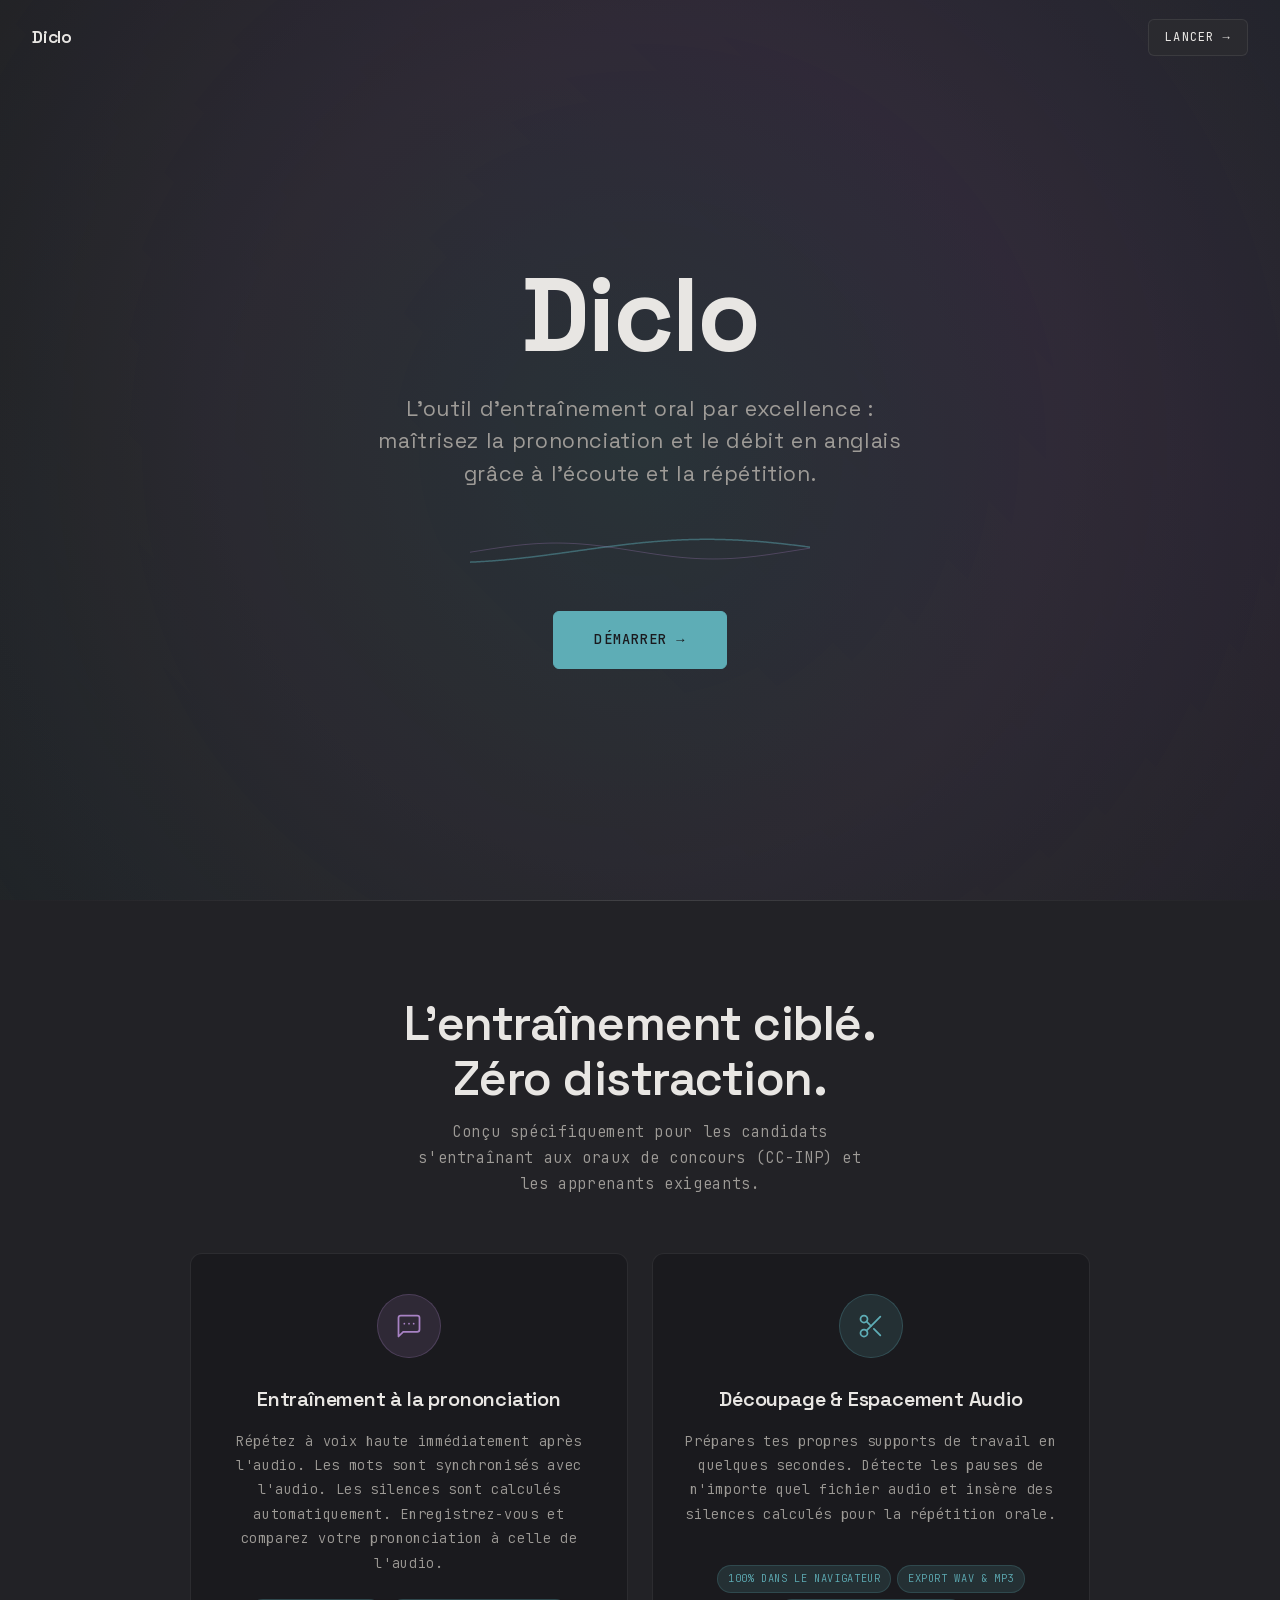
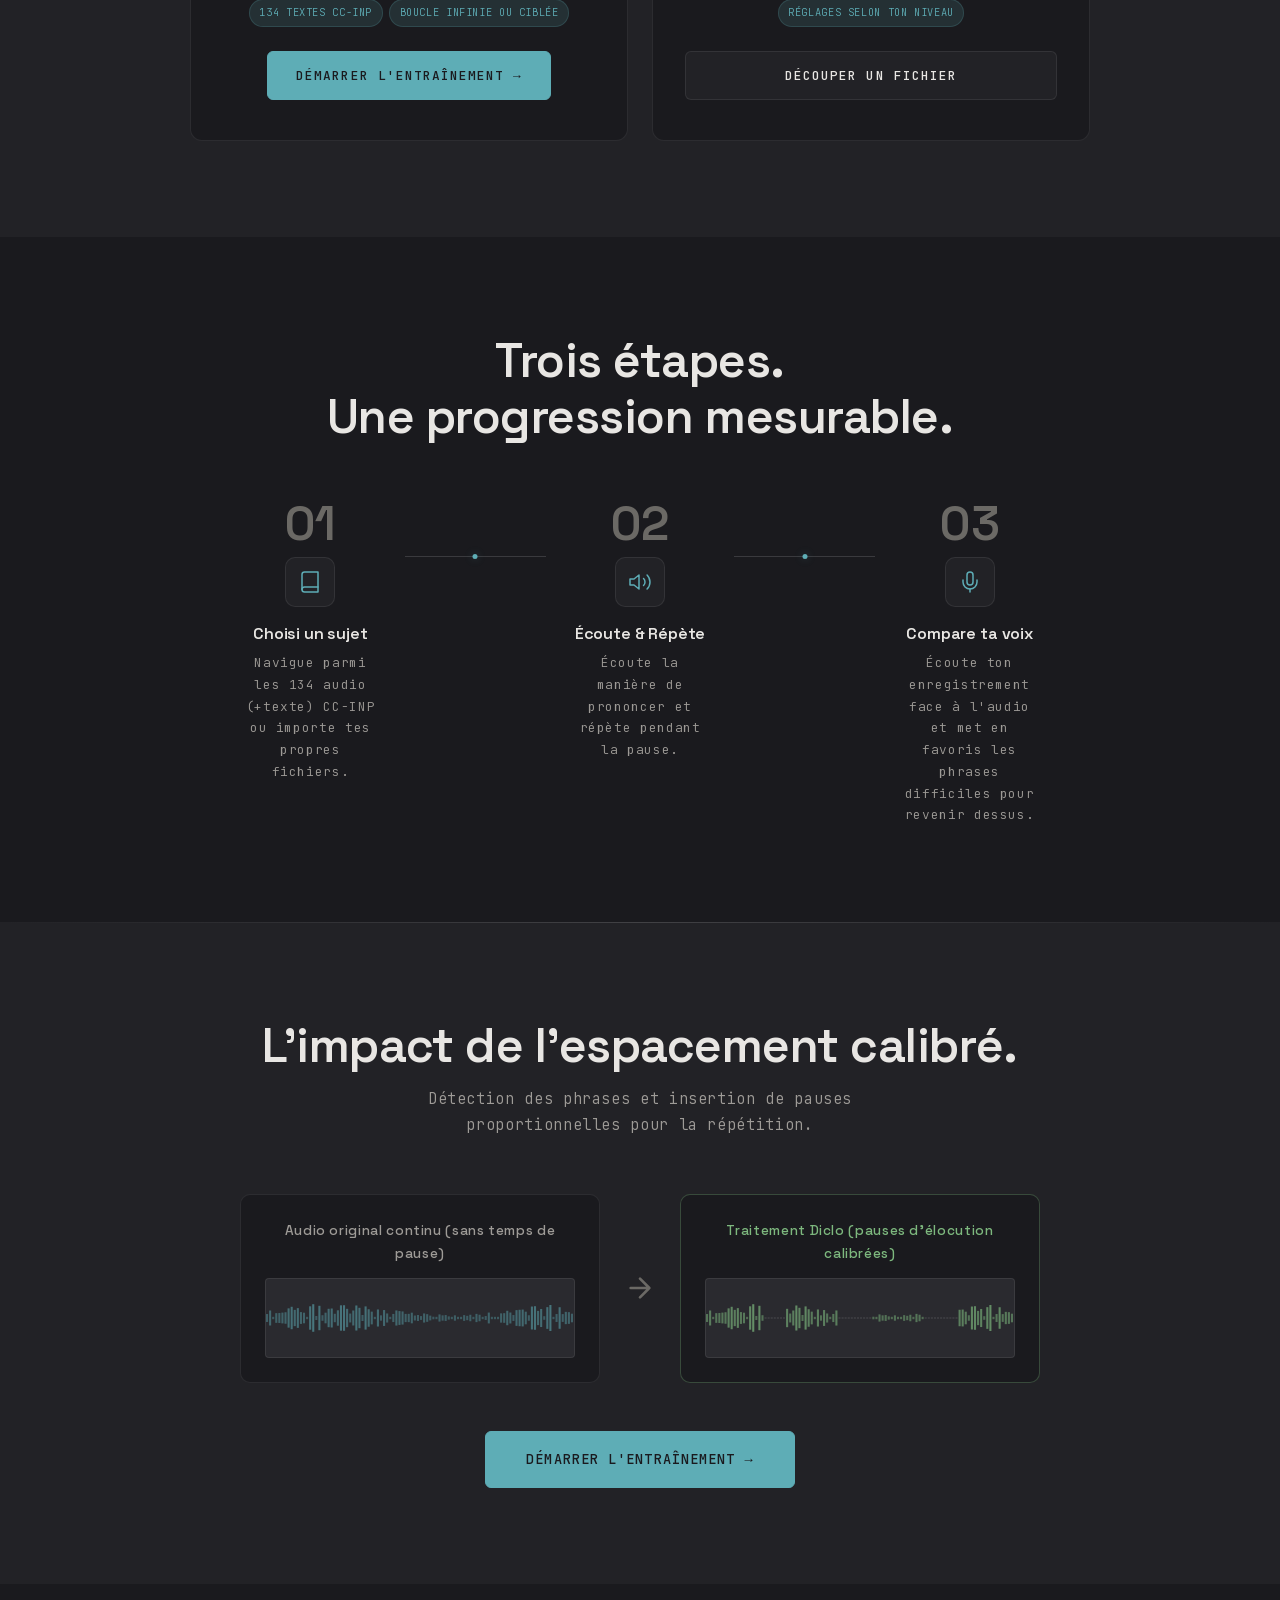
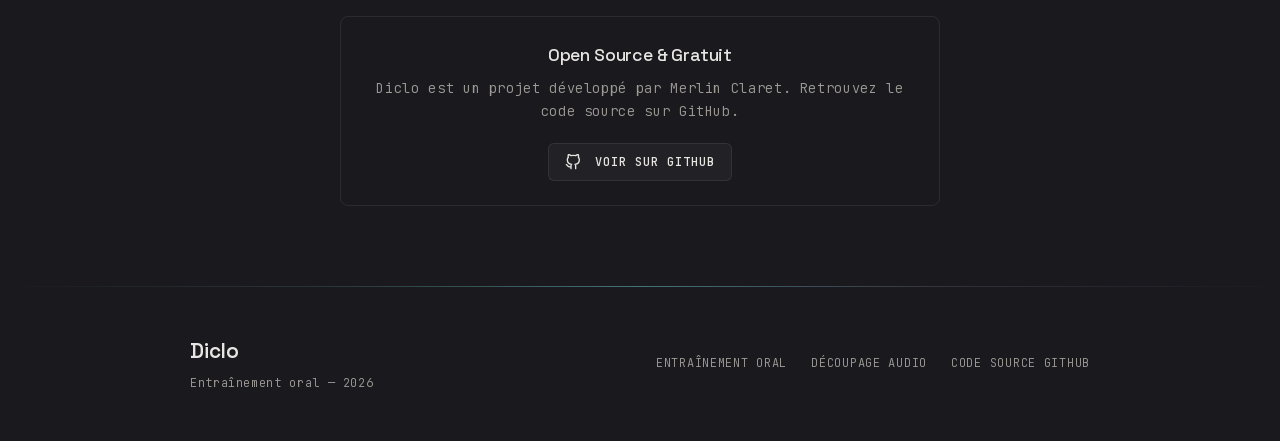
<file: webapp/index.html>
<!DOCTYPE html>
<html lang="fr">

<head>
    <meta charset="UTF-8">
    <meta name="viewport" content="width=device-width, initial-scale=1.0, viewport-fit=cover">
    <title>Diclo — L'outil ultime d'entraînement oral</title>
    <meta name="description"
        content="Entraînez votre prononciation avec Diclo. Alignement texte-audio parfait et outil de découpage intelligent en option.">
    <link rel="canonical" href="https://cermp.github.io/Diclo/">

    <!-- Open Graph -->
    <meta property="og:title" content="Diclo — L'outil ultime d'entraînement oral">
    <meta property="og:description"
        content="Entraînez votre prononciation avec Diclo. Alignement texte-audio parfait et outil de découpage intelligent en option.">
    <meta property="og:url" content="https://cermp.github.io/Diclo/">
    <meta property="og:type" content="website">

    <!-- Favicon -->
    <link rel="icon" href="data:image/svg+xml,<svg xmlns='http://www.w3.org/2000/svg' viewBox='0 0 100 100'><text y='.9em' font-size='90'>🎙️</text></svg>">

    <!-- Fonts: Preload critical display font for Hero LCP -->
    <link rel="preload" href="fonts/space-grotesk-variable.woff2" as="font" type="font/woff2" crossorigin>

    <link rel="stylesheet" href="index.css">
    <noscript>
        <style>
            .reveal { opacity: 1 !important; transform: none !important; }
        </style>
    </noscript>
</head>

<body>

    <!-- Floating Nav -->
    <nav class="nav" id="nav">
        <a href="#hero" class="nav-logo">Diclo</a>
        <div class="nav-links">
            <a href="app.html" class="nav-cta">Lancer →</a>
        </div>
    </nav>

    <main>
        <!-- ========== HERO ========== -->
        <section id="hero" class="hero-section">
            <!-- Aurora bg -->
            <div class="hero-aurora"></div>

            <div class="hero-content">
                <h1 class="hero-title">Diclo</h1>
                <p class="hero-tagline">L'outil d'entraînement oral par excellence : maîtrisez la prononciation et le
                    débit en anglais grâce à l'écoute et la répétition.</p>
                <canvas id="hero-waveform" class="hero-waveform"></canvas>
                <div class="hero-actions">
                    <a href="app.html" class="btn btn-primary btn-lg">Démarrer →</a>
                </div>
            </div>
        </section>

        <!-- ========== FEATURES ========== -->
        <section id="features" class="features-section">
            <div class="section-header reveal">
                <h2 class="section-title">L'entraînement ciblé.<br>Zéro distraction.</h2>
                <p class="section-subtitle">Conçu spécifiquement pour les candidats s'entraînant aux oraux de concours
                    (CC-INP) et
                    les apprenants exigeants.</p>
            </div>

            <div class="cards-container">
                <article class="feature-card reveal">
                    <div class="icon-ring icon-ring--purple">
                        <svg width="28" height="28" viewBox="0 0 24 24" fill="none" stroke="currentColor"
                            stroke-width="1.5" stroke-linecap="round" stroke-linejoin="round">
                            <path d="M21 15a2 2 0 0 1-2 2H7l-4 4V5a2 2 0 0 1 2-2h14a2 2 0 0 1 2 2z" />
                            <path d="M8 10h.01M12 10h.01M16 10h.01" />
                        </svg>
                    </div>
                    <h3>Entraînement à la prononciation</h3>
                    <p>Répétez à voix haute immédiatement après l'audio. Les mots sont synchronisés avec l'audio. Les
                        silences sont calculés automatiquement. Enregistrez-vous et comparez votre prononciation à celle
                        de l'audio.</p>
                    <div class="tags">
                        <span>134 Textes CC-INP</span>
                        <span>Boucle infinie ou ciblée</span>
                    </div>
                    <a href="app.html" class="btn btn-primary">Démarrer l'entraînement →</a>
                </article>

                <article class="feature-card reveal" style="transition-delay: 0.12s;">
                    <div class="icon-ring">
                        <svg width="28" height="28" viewBox="0 0 24 24" fill="none" stroke="currentColor"
                            stroke-width="1.5" stroke-linecap="round" stroke-linejoin="round">
                            <circle cx="6" cy="6" r="3" />
                            <circle cx="6" cy="18" r="3" />
                            <line x1="20" y1="4" x2="8.12" y2="15.88" />
                            <line x1="14.47" y1="14.48" x2="20" y2="20" />
                            <line x1="8.12" y1="8.12" x2="12" y2="12" />
                        </svg>
                    </div>
                    <h3>Découpage & Espacement Audio</h3>
                    <p>Prépares tes propres supports de travail en quelques secondes. Détecte les pauses de
                        n'importe quel fichier audio et insère des silences calculés pour la répétition
                        orale.</p>
                    <div class="tags">
                        <span>100% dans le navigateur</span>
                        <span>Export WAV & MP3</span>
                        <span>Réglages selon ton niveau</span>
                    </div>
                    <a href="app.html#decoupage" class="btn btn-flat">Découper un fichier</a>
                </article>
            </div>
        </section>

        <!-- ========== HOW IT WORKS ========== -->
        <section id="how-it-works" class="steps-section">
            <div class="section-header reveal">
                <h2 class="section-title">Trois étapes.<br>Une progression mesurable.</h2>
            </div>

            <div class="steps-container">
                <div class="step reveal">
                    <div class="step-number">01</div>
                    <div class="step-icon-box">
                        <svg width="24" height="24" viewBox="0 0 24 24" fill="none" stroke="currentColor"
                            stroke-width="1.5" stroke-linecap="round" stroke-linejoin="round">
                            <path d="M4 19.5A2.5 2.5 0 0 1 6.5 17H20" />
                            <path d="M6.5 2H20v20H6.5A2.5 2.5 0 0 1 4 19.5v-15A2.5 2.5 0 0 1 6.5 2z" />
                        </svg>
                    </div>
                    <h3>Choisi un sujet</h3>
                    <p>Navigue parmi les 134 audio (+texte) CC-INP ou importe tes propres fichiers.</p>
                </div>

                <div class="step-line reveal" style="transition-delay: 0.05s;"></div>

                <div class="step reveal" style="transition-delay: 0.1s;">
                    <div class="step-number">02</div>
                    <div class="step-icon-box">
                        <svg width="24" height="24" viewBox="0 0 24 24" fill="none" stroke="currentColor"
                            stroke-width="1.5" stroke-linecap="round" stroke-linejoin="round">
                            <polygon points="11 5 6 9 2 9 2 15 6 15 11 19 11 5" />
                            <path d="M19.07 4.93a10 10 0 0 1 0 14.14M15.54 8.46a5 5 0 0 1 0 7.07" />
                        </svg>
                    </div>
                    <h3>Écoute & Répète</h3>
                    <p>Écoute la manière de prononcer et répète pendant la pause.</p>
                </div>

                <div class="step-line reveal" style="transition-delay: 0.15s;"></div>

                <div class="step reveal" style="transition-delay: 0.2s;">
                    <div class="step-number">03</div>
                    <div class="step-icon-box">
                        <svg width="24" height="24" viewBox="0 0 24 24" fill="none" stroke="currentColor"
                            stroke-width="1.5" stroke-linecap="round" stroke-linejoin="round">
                            <path d="M12 2a3 3 0 0 0-3 3v7a3 3 0 0 0 6 0V5a3 3 0 0 0-3-3z" />
                            <path d="M19 10v2a7 7 0 0 1-14 0v-2" />
                            <line x1="12" y1="19" x2="12" y2="22" />
                        </svg>
                    </div>
                    <h3>Compare ta voix</h3>
                    <p>Écoute ton enregistrement face à l'audio et met en favoris les phrases difficiles pour revenir
                        dessus.</p>
                </div>
            </div>
        </section>

        <!-- ========== DEMO ========== -->
        <section id="demo" class="demo-section">
            <div class="section-header reveal">
                <h2 class="section-title">L'impact de l'espacement calibré.</h2>
                <p class="section-subtitle">Détection des phrases et insertion de pauses proportionnelles pour la
                    répétition.</p>
            </div>

            <div class="demo-container reveal">
                <div class="demo-box">
                    <div class="demo-label">Audio original continu (sans temps de pause)</div>
                    <canvas id="demo-canvas-before" class="demo-canvas"></canvas>
                </div>

                <div class="demo-arrow-container">
                    <svg width="32" height="32" viewBox="0 0 24 24" fill="none" stroke="currentColor" stroke-width="2"
                        stroke-linecap="round" stroke-linejoin="round">
                        <path d="M5 12h14M12 5l7 7-7 7" />
                    </svg>
                </div>

                <div class="demo-box demo-box--after">
                    <div class="demo-label">Traitement Diclo (pauses d'élocution calibrées)</div>
                    <canvas id="demo-canvas-after" class="demo-canvas"></canvas>
                </div>
            </div>

            <div class="demo-cta reveal" style="transition-delay: 0.1s;">
                <a href="app.html" class="btn btn-primary btn-lg">Démarrer l'entraînement →</a>
            </div>
        </section>

        <!-- ========== AUTHOR ========== -->
        <section id="author" class="author-section">
            <div class="author-container reveal">
                <h2 class="author-title">Open Source & Gratuit</h2>
                <p class="author-desc">Diclo est un projet développé par Merlin Claret. Retrouvez le code source sur
                    GitHub.</p>
                <div class="author-actions">
                    <a href="https://github.com/CermP/Diclo" target="_blank" rel="noopener"
                        class="btn btn-flat btn-sm">
                        <svg width="16" height="16" viewBox="0 0 24 24" fill="none" stroke="currentColor"
                            stroke-width="2" stroke-linecap="round" stroke-linejoin="round" style="margin-right: 6px;">
                            <path
                                d="M9 19c-5 1.5-5-2.5-7-3m14 6v-3.87a3.37 3.37 0 0 0-.94-2.61c3.14-.35 6.44-1.54 6.44-7A5.44 5.44 0 0 0 20 4.77 5.07 5.07 0 0 0 19.91 1S18.73.65 16 2.48a13.38 13.38 0 0 0-7 0C6.27.65 5.09 1 5.09 1A5.07 5.07 0 0 0 5 4.77a5.44 5.44 0 0 0-1.5 3.78c0 5.42 3.3 6.61 6.44 7A3.37 3.37 0 0 0 9 18.13V22">
                            </path>
                        </svg>
                        Voir sur GitHub
                    </a>
                </div>
            </div>
        </section>
    </main>

    <!-- Footer -->
    <footer class="site-footer">
        <div class="footer-line"></div>
        <div class="footer-content">
            <div class="footer-brand">
                <span class="footer-logo">Diclo</span>
                <p class="footer-tagline">Entraînement oral — 2026</p>
            </div>
            <nav class="footer-nav">
                <a href="app.html">Entraînement Oral</a>
                <a href="app.html#decoupage">Découpage Audio</a>
                <a href="https://github.com/CermP/Diclo" target="_blank" rel="noopener">Code source GitHub</a>
            </nav>
        </div>
    </footer>

    <script src="index.js" defer></script>
</body>

</html>
</file>
<file: webapp/index.css>
/* ============================================================
   Diclo Landing — Design System & Styles
   Palette aligned with Diclo App (app.css):
   Warm neutral dark (#1a1a1e) & teal accent (#5eadb6)
   ============================================================ */

/* Self-hosted subset fonts (Latin + Latin-Ext for French) */
@font-face {
    font-family: 'Space Grotesk';
    font-style: normal;
    font-weight: 300 700;
    font-display: swap;
    src: url('fonts/space-grotesk-variable.woff2') format('woff2');
    unicode-range: U+0000-00FF, U+0131, U+0152-0153, U+02BB-02BC, U+02C6, U+02DA, U+02DC, U+0304, U+0308, U+0329, U+2000-206F, U+20AC, U+2122, U+2191, U+2193, U+2212, U+2215, U+FEFF, U+FFFD;
}

@font-face {
    font-family: 'JetBrains Mono';
    font-style: normal;
    font-weight: 300 700;
    font-display: swap;
    src: url('fonts/jetbrains-mono-variable.woff2') format('woff2');
    unicode-range: U+0000-00FF, U+0131, U+0152-0153, U+02BB-02BC, U+02C6, U+02DA, U+02DC, U+0304, U+0308, U+0329, U+2000-206F, U+20AC, U+2122, U+2191, U+2193, U+2212, U+2215, U+FEFF, U+FFFD;
}

:root {
    /* Neutrals (warm dark) */
    --bg:             #1a1a1e;
    --bg-raised:      #222226;
    --bg-inset:       #2a2a2f;
    --border:         rgba(255, 255, 255, 0.08);
    --border-strong:  rgba(255, 255, 255, 0.14);

    /* Text */
    --text-primary:   #e8e6e3;
    --text-secondary: #9e9b97;
    --text-tertiary:  #6b6965;

    /* Accent */
    --accent:         #5eadb6;
    --accent-dim:     rgba(94, 173, 182, 0.15);
    --accent-glow:    rgba(94, 173, 182, 0.30);

    /* Semantic */
    --green:          #7db87e;
    --green-dim:      rgba(125, 184, 126, 0.15);
    --amber:          #d4a953;
    --amber-dim:      rgba(212, 169, 83, 0.15);
    --red:            #c45c5c;
    --red-dim:        rgba(196, 92, 92, 0.15);
    --purple:         #a882c4;
    --purple-dim:     rgba(168, 130, 196, 0.15);

    /* Fonts */
    --font-display:   'Space Grotesk', system-ui, -apple-system, sans-serif;
    --font-body:      'JetBrains Mono', ui-monospace, Menlo, Consolas, monospace;

    /* Easing */
    --ease-out-expo:  cubic-bezier(0.16, 1, 0.3, 1);
}

/* --- Reset --- */
*, *::before, *::after {
    margin: 0;
    padding: 0;
    box-sizing: border-box;
}

html {
    scroll-behavior: smooth;
    background-color: var(--bg);
    color: var(--text-primary);
    font-family: var(--font-body);
    font-size: 16px;
    letter-spacing: 0.04em;
    font-weight: 300;
    -webkit-font-smoothing: antialiased;
    -moz-osx-font-smoothing: grayscale;
    overflow-x: clip;
}

body {
    background-color: var(--bg);
    min-height: 100vh;
    min-height: 100dvh;
    overflow-x: clip;
    line-height: 1.7;
    color: var(--text-primary);
}

@supports not (overflow-x: clip) {
    html, body {
        overflow-x: hidden;
    }
}

/* --- Scrollbar --- */
::-webkit-scrollbar { width: 8px; }
::-webkit-scrollbar-track { background: var(--bg); }
::-webkit-scrollbar-thumb { background: var(--border-strong); border-radius: 4px; }
::-webkit-scrollbar-thumb:hover { background: var(--text-tertiary); }
@supports (scrollbar-color: auto) {
    html { scrollbar-color: var(--border-strong) var(--bg); }
}

/* --- Selection --- */
::selection {
    background: var(--accent-dim);
    color: var(--text-primary);
}

/* --- Focus --- */
*:focus-visible {
    outline: 2px solid var(--accent);
    outline-offset: 3px;
}

/* --- Typography --- */
h1, h2, h3, .footer-logo, .step-number, .nav-logo {
    font-family: var(--font-display);
    letter-spacing: -0.01em;
    font-weight: 600;
}

.section-label {
    display: inline-block;
    font-family: var(--font-body);
    font-size: 0.7rem;
    font-weight: 500;
    text-transform: uppercase;
    letter-spacing: 0.15em;
    color: var(--accent);
    background: var(--accent-dim);
    padding: 0.3rem 0.9rem;
    border-radius: 100px;
    border: 1px solid rgba(94, 173, 182, 0.25);
    margin-bottom: 0.8rem;
}

.section-title {
    font-size: clamp(1.8rem, 4.5vw, 3rem);
    color: var(--text-primary);
    line-height: 1.15;
    margin-bottom: 0.8rem;
}

.section-subtitle {
    color: var(--text-secondary);
    font-size: 0.95rem;
    max-width: 480px;
    margin: 0 auto;
}

.section-header {
    text-align: center;
    margin-bottom: 3.5rem;
}

/* --- Navigation --- */
.nav {
    position: fixed;
    top: 0;
    left: 0;
    right: 0;
    z-index: 1000;
    display: flex;
    justify-content: space-between;
    align-items: center;
    padding: 1.2rem 2rem;
    background: transparent;
    transition: all 0.4s var(--ease-out-expo);
}

.nav.scrolled {
    background: rgba(26, 26, 30, 0.92);
    backdrop-filter: blur(16px);
    -webkit-backdrop-filter: blur(16px);
    border-bottom: 1px solid var(--border);
    padding: 0.8rem 2rem;
}

.nav-logo {
    font-size: 1.1rem;
    color: var(--text-primary);
    text-decoration: none;
    transition: color 0.2s ease;
}

.nav-logo:hover {
    color: var(--accent);
}

.nav-links {
    display: flex;
    align-items: center;
    gap: 2rem;
}

.nav-links a {
    color: var(--text-secondary);
    text-decoration: none;
    font-size: 0.75rem;
    font-weight: 400;
    text-transform: uppercase;
    letter-spacing: 0.1em;
    transition: color 0.2s ease;
}

.nav-links a:hover {
    color: var(--text-primary);
}

.nav-cta {
    background: var(--bg-inset) !important;
    color: var(--text-primary) !important;
    border: 1px solid var(--border);
    padding: 0.45rem 1rem;
    border-radius: 6px;
    transition: all 0.2s ease;
}

.nav-cta:hover {
    background: var(--accent) !important;
    color: var(--bg) !important;
    border-color: var(--accent) !important;
}

/* --- Buttons --- */
.btn {
    display: inline-flex;
    align-items: center;
    gap: 0.5rem;
    padding: 0.8rem 1.8rem;
    font-family: var(--font-body);
    font-weight: 500;
    font-size: 0.8rem;
    text-transform: uppercase;
    letter-spacing: 0.08em;
    text-decoration: none;
    border-radius: 6px;
    border: 1px solid transparent;
    cursor: pointer;
    transition: all 0.2s ease;
}

.btn-primary {
    background: var(--accent);
    color: var(--bg);
    border-color: var(--accent);
}

.btn-primary:hover {
    filter: brightness(1.1);
    transform: translateY(-1px);
    box-shadow: 0 4px 18px var(--accent-dim);
}

.btn-primary:active {
    transform: translateY(0);
    filter: brightness(0.95);
}

.btn-flat {
    background: var(--bg-raised);
    color: var(--text-primary);
    border: 1px solid var(--border);
    width: 100%;
    justify-content: center;
}

.btn-flat:hover {
    background: var(--bg-inset);
    border-color: var(--border-strong);
    color: var(--text-primary);
    transform: translateY(-1px);
}

.btn-flat:active {
    transform: translateY(0);
}

.btn-lg {
    padding: 1rem 2.5rem;
    font-size: 0.85rem;
}

/* --- Scroll Reveal --- */
.reveal {
    opacity: 0;
    transform: translateY(30px);
    transition: all 0.8s var(--ease-out-expo);
}

.reveal.visible {
    opacity: 1;
    transform: translateY(0);
}

/* ======================
   HERO
   ====================== */
.hero-section {
    position: relative;
    min-height: 100vh;
    min-height: 100dvh;
    display: flex;
    align-items: center;
    justify-content: center;
    padding: 7rem 1.5rem 5rem;
    overflow: hidden;
    background: var(--bg);
}

/* Ambient glow */
.hero-aurora {
    position: absolute;
    top: -25%;
    left: -25%;
    width: 150%;
    height: 150%;
    background: radial-gradient(circle at 50% 50%, rgba(94, 173, 182, 0.18), rgba(168, 130, 196, 0.12), transparent 70%),
                linear-gradient(
                    45deg,
                    rgba(94, 173, 182, 0.12),
                    rgba(125, 184, 126, 0.08),
                    rgba(168, 130, 196, 0.12),
                    rgba(94, 173, 182, 0.12)
                );
    animation: aurora 25s ease infinite alternate;
    opacity: 0.7;
    z-index: 0;
    pointer-events: none;
    transform: translate3d(0, 0, 0);
    will-change: transform;
}

@keyframes aurora {
    0% { transform: translate3d(0, 0, 0) scale(1); }
    50% { transform: translate3d(-3%, 2%, 0) scale(1.05); }
    100% { transform: translate3d(2%, -2%, 0) scale(1.02); }
}

.hero-content {
    position: relative;
    z-index: 2;
    display: flex;
    flex-direction: column;
    align-items: center;
    gap: 1.6rem;
    max-width: 680px;
    width: 100%;
    text-align: center;
}

.hero-title {
    font-family: var(--font-display);
    font-size: clamp(3rem, 11vw, 6.5rem);
    font-weight: 700;
    color: var(--text-primary);
    line-height: 1;
    letter-spacing: -0.02em;
}

.hero-tagline {
    font-family: var(--font-display);
    font-size: clamp(1.05rem, 2.5vw, 1.35rem);
    font-weight: 400;
    color: var(--text-secondary);
    max-width: 580px;
    text-align: center;
    padding: 0 0.5rem;
    line-height: 1.5;
}

.hero-waveform {
    width: min(340px, 80vw);
    height: 70px;
    opacity: 0.85;
}

.hero-actions {
    display: flex;
    align-items: center;
    justify-content: center;
    gap: 1rem;
    flex-wrap: wrap;
    width: 100%;
}

/* ======================
   FEATURES
   ====================== */
.features-section {
    position: relative;
    padding: 6rem 2rem;
    background: var(--bg-raised);
}

.features-section::before {
    content: '';
    position: absolute;
    top: 0;
    left: 0;
    right: 0;
    height: 1px;
    background: linear-gradient(90deg, transparent, var(--border-strong), transparent);
}

.cards-container {
    max-width: 900px;
    margin: 0 auto;
    display: grid;
    grid-template-columns: 1fr;
    gap: 1.5rem;
}

@media (min-width: 768px) {
    .cards-container {
        grid-template-columns: 1fr 1fr;
    }
}

.feature-card {
    background: var(--bg);
    border: 1px solid var(--border);
    border-radius: 12px;
    padding: 2.5rem 2rem;
    text-align: center;
    display: flex;
    flex-direction: column;
    align-items: center;
    transition: border-color 0.25s ease, box-shadow 0.25s ease;
}

.feature-card:hover {
    border-color: var(--border-strong);
    box-shadow: 0 8px 30px rgba(0, 0, 0, 0.25);
}

.icon-ring {
    width: 64px;
    height: 64px;
    border-radius: 50%;
    background: var(--accent-dim);
    border: 1px solid rgba(94, 173, 182, 0.25);
    display: flex;
    align-items: center;
    justify-content: center;
    margin-bottom: 1.5rem;
    color: var(--accent);
}

.icon-ring--purple {
    background: var(--purple-dim);
    border-color: rgba(168, 130, 196, 0.25);
    color: var(--purple);
}

.feature-card h3 {
    font-size: 1.25rem;
    color: var(--text-primary);
    margin-bottom: 0.8rem;
}

.feature-card p {
    color: var(--text-secondary);
    margin-bottom: 1.5rem;
    flex-grow: 1;
    font-size: 0.85rem;
    line-height: 1.8;
}

.tags {
    display: flex;
    flex-wrap: wrap;
    gap: 0.4rem;
    justify-content: center;
    margin-bottom: 1.5rem;
}

.tags span {
    background: var(--accent-dim);
    color: var(--accent);
    font-size: 0.65rem;
    padding: 0.25rem 0.6rem;
    border-radius: 100px;
    border: 1px solid rgba(94, 173, 182, 0.2);
    text-transform: uppercase;
    letter-spacing: 0.06em;
}

/* ======================
   STEPS
   ====================== */
.steps-section {
    padding: 6rem 2rem;
    background: var(--bg);
}

.steps-container {
    max-width: 800px;
    margin: 0 auto;
    display: flex;
    flex-direction: column;
    align-items: center;
    gap: 1.5rem;
}

@media (min-width: 768px) {
    .steps-container {
        flex-direction: row;
        align-items: flex-start;
    }
}

.step {
    text-align: center;
    flex: 1;
    max-width: 220px;
}

.step-number {
    font-size: clamp(2rem, 5vw, 3rem);
    color: var(--text-tertiary);
    margin-bottom: 0.6rem;
    line-height: 1;
}

.step-icon-box {
    width: 50px;
    height: 50px;
    background: var(--bg-raised);
    border: 1px solid var(--border);
    border-radius: 10px;
    display: flex;
    align-items: center;
    justify-content: center;
    margin: 0 auto 0.8rem;
    color: var(--accent);
}

.step h3 {
    color: var(--text-primary);
    font-size: 1rem;
    margin-bottom: 0.3rem;
}

.step p {
    color: var(--text-secondary);
    font-size: 0.8rem;
}

.step-line { display: none; }

@media (min-width: 768px) {
    .step-line {
        display: block;
        flex-grow: 1;
        height: 1px;
        background: var(--border-strong);
        margin-top: 3.5rem;
        position: relative;
    }
    .step-line::after {
        content: '';
        position: absolute;
        top: -2px;
        left: 50%;
        width: 5px;
        height: 5px;
        background: var(--accent);
        border-radius: 50%;
        transform: translateX(-50%);
        box-shadow: 0 0 8px var(--accent-glow);
        animation: dotPulse 2.5s infinite;
    }
}

@keyframes dotPulse {
    0%, 100% { opacity: 0.3; }
    50% { opacity: 1; }
}

/* ======================
   DEMO
   ====================== */
.demo-section {
    padding: 6rem 2rem;
    background: var(--bg-raised);
    position: relative;
}

.demo-section::before {
    content: '';
    position: absolute;
    top: 0;
    left: 0;
    right: 0;
    height: 1px;
    background: linear-gradient(90deg, transparent, var(--border-strong), transparent);
}

.demo-container {
    display: flex;
    flex-direction: column;
    align-items: center;
    gap: 1.5rem;
    max-width: 800px;
    margin: 0 auto 3rem;
}

@media (min-width: 768px) {
    .demo-container {
        flex-direction: row;
        align-items: stretch;
    }
}

.demo-box {
    flex: 1;
    background: var(--bg);
    padding: 1.5rem;
    border-radius: 10px;
    border: 1px solid var(--border);
    width: 100%;
}

.demo-box--after {
    border-color: rgba(125, 184, 126, 0.3);
}

.demo-label {
    font-family: var(--font-display);
    font-size: 0.85rem;
    font-weight: 500;
    color: var(--text-secondary);
    margin-bottom: 0.8rem;
    text-align: center;
}

.demo-box--after .demo-label {
    color: var(--green);
}

.demo-canvas {
    width: 100%;
    height: 80px;
    background: var(--bg-inset);
    border: 1px solid var(--border);
    border-radius: 4px;
    display: block;
}

.demo-arrow-container {
    display: flex;
    align-items: center;
    justify-content: center;
    color: var(--text-tertiary);
}

.demo-cta {
    text-align: center;
}

@media (max-width: 767px) {
    .demo-arrow-container svg {
        transform: rotate(90deg);
    }
}

/* ======================
   AUTHOR
   ====================== */
.author-section {
    padding: 2rem 2rem 5rem;
    background: var(--bg);
    display: flex;
    justify-content: center;
}

.author-container {
    max-width: 600px;
    width: 100%;
    background: transparent;
    border: 1px solid var(--border);
    border-radius: 8px;
    padding: 1.5rem 2rem;
    text-align: center;
}

.author-title {
    font-size: 1.1rem;
    color: var(--text-primary);
    margin-bottom: 0.4rem;
    font-family: var(--font-display);
    font-weight: 500;
}

.author-desc {
    color: var(--text-secondary);
    font-size: 0.85rem;
    margin-bottom: 1.2rem;
}

.author-actions {
    display: flex;
    justify-content: center;
}

.btn-sm {
    padding: 0.5rem 1rem;
    font-size: 0.75rem;
    width: auto;
}

/* ======================
   FOOTER
   ====================== */
.site-footer {
    position: relative;
    padding: 3rem 2rem calc(3rem + env(safe-area-inset-bottom, 0px)) 2rem;
    background: var(--bg);
}

.footer-line {
    position: absolute;
    top: 0;
    left: 0;
    right: 0;
    height: 1px;
    background: linear-gradient(
        90deg,
        transparent,
        rgba(94, 173, 182, 0.3),
        var(--accent),
        rgba(168, 130, 196, 0.3),
        transparent
    );
    opacity: 0.6;
}

.footer-content {
    max-width: 900px;
    margin: 0 auto;
    display: flex;
    flex-direction: column;
    align-items: center;
    gap: 1.5rem;
}

@media (min-width: 768px) {
    .footer-content {
        flex-direction: row;
        justify-content: space-between;
    }
}

.footer-brand { text-align: center; }

@media (min-width: 768px) {
    .footer-brand { text-align: left; }
}

.footer-logo {
    font-size: 1.3rem;
    color: var(--text-primary);
    display: block;
    margin-bottom: 0.2rem;
}

.footer-tagline {
    font-size: 0.75rem;
    color: var(--text-secondary);
}

.footer-nav {
    display: flex;
    gap: 1.5rem;
}

.footer-nav a {
    color: var(--text-secondary);
    text-decoration: none;
    font-size: 0.75rem;
    text-transform: uppercase;
    letter-spacing: 0.06em;
    transition: color 0.2s ease;
}

.footer-nav a:hover {
    color: var(--accent);
}

/* ======================
   ACCESSIBILITY
   ====================== */
@media (prefers-reduced-motion: reduce) {
    *, *::before, *::after {
        animation-duration: 0.01ms !important;
        animation-iteration-count: 1 !important;
        transition-duration: 0.01ms !important;
    }
    html { scroll-behavior: auto; }
    .hero-aurora { animation: none !important; }
    .reveal { opacity: 1 !important; transform: none !important; }
}

/* ======================
   MOBILE OPTIMIZATIONS
   ====================== */
@media (max-width: 768px) {
    .nav-links a:not(.nav-cta) { display: none; }

    .hero-aurora {
        animation: none;
    }

    .hero-section {
        padding: 5.5rem 1.2rem 4rem;
        min-height: 85vh;
        min-height: 85dvh;
    }

    .hero-title {
        font-size: clamp(2.6rem, 13vw, 4.2rem);
    }

    .hero-tagline {
        font-size: 1.05rem;
        padding: 0 0.5rem;
    }

    .hero-waveform {
        width: min(290px, 85vw);
        height: 55px;
    }

    .features-section, .steps-section, .demo-section, .author-section {
        padding: 4rem 1.2rem;
    }

    .feature-card { padding: 2rem 1.5rem; }

    .author-container {
        padding: 1.5rem 1.2rem;
    }
}

@media (max-width: 480px) {
    html { font-size: 14px; }

    .hero-title {
        font-size: clamp(2.2rem, 13vw, 3.2rem);
    }

    .hero-content {
        gap: 1.2rem;
    }

    .hero-actions {
        flex-direction: column;
        width: 100%;
    }

    .hero-actions .btn {
        width: 100%;
        justify-content: center;
    }
}
</file>
